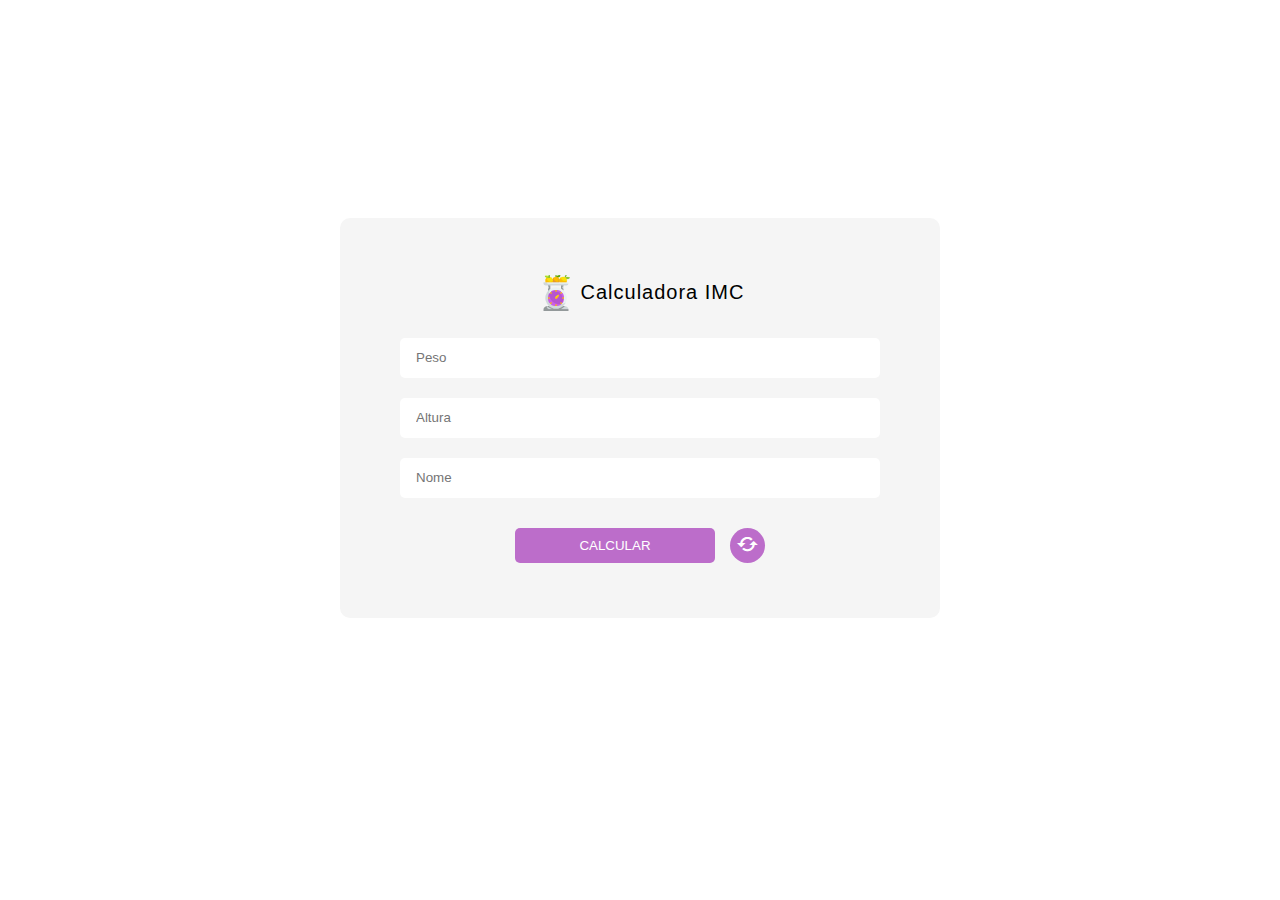
<file: Calculadora IMC/index.html>
<!DOCTYPE html>
<html lang="pt-BR">
<head>
    <meta charset="UTF-8">
    <meta name="viewport" content="width=device-width, initial-scale=1.0">
    <title>Calculadora IMC</title>
    <link rel="stylesheet" href="style.css">
    <link href='https://unpkg.com/boxicons@2.1.4/css/boxicons.min.css' rel='stylesheet'>
</head>
<body>
    <main>
        <section id="inputs">
            <div id="imc">
                <img src="icons8-peso-64.png" alt="Imagem Balança">
                <h1>Calculadora IMC</h1>
            </div>
            <div class="div_inputs">
                <input type="number" id="peso" class="input" autocomplete="off" placeholder="Peso">
            </div>
            <div class="div_inputs">
                <input type="number" id="altura" class="input" autocomplete="off" placeholder="Altura">
            </div>
            <div class="div_inputs">
                <input type="text" id="nome" class="input" autocomplete="off" placeholder="Nome">
            </div>
            <div id="buttons">
                <button id="btn_resultado" onclick="calcular()" value="Calcular">CALCULAR</button>
                <button id="reset" onclick="reset()" value="reset"><i class='bx bx-sm bx-refresh' id="refresh_icon"></i></button>
            </div>
        </section>
        <section id="resultado">
            <h2 id="text">resultado</h2>
            <h3 id="dica">dica</h3>
        </section>
    </main>
    <script src="script.js"></script>
</body>
</html>
</file>
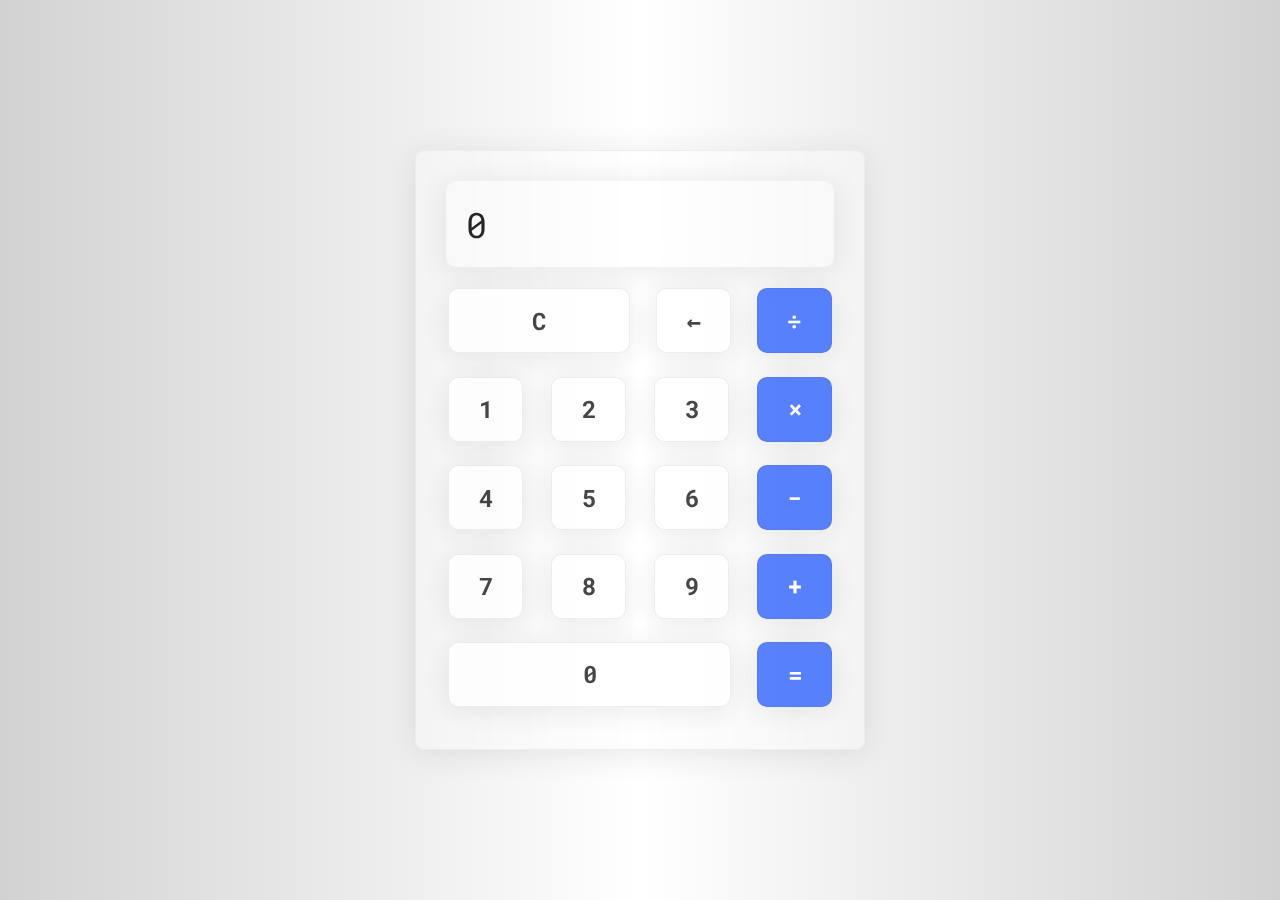
<file: Calculadora/index.html>
<!DOCTYPE html>
<html lang="pt-br">
<head>
    <meta charset="UTF-8">
    <meta http-equiv="X-UA-Compatible" content="IE=edge">
    <meta name="viewport" content="width=device-width, initial-scale=1.0">
    <title>Calculadora</title>
    <link rel="stylesheet" href="style.css">
    <link rel="stylesheet" href="mediaQuery.css">
    <link rel="shortcut icon" href="icons8-calculator-32.png" type="image/x-icon">
</head>
<body>
    <div class="wrapper">
        <section class="screen">
            0
        </section>

        <section class="calc-buttons">
            <div class="calc-button-row">
                <button class="calc-button double"> C </button>
                <button class="calc-button"> &larr; </button> <!--Seta backspace-->
                <button class="calc-button"> &divide; </button> <!--Icone de divisão-->
            </div>

            <div class="calc-button-row">
                <button class="calc-button"> 1 </button>
                <button class="calc-button"> 2 </button>
                <button class="calc-button"> 3 </button>
                <button class="calc-button"> &times; </button> <!--Icone de multiplicação-->
            </div>

            <div class="calc-button-row">
                <button class="calc-button"> 4 </button>
                <button class="calc-button"> 5 </button>
                <button class="calc-button"> 6 </button>
                <button class="calc-button"> &minus; </button> <!--Icone de subtração-->
            </div>

            <div class="calc-button-row">
                <button class="calc-button"> 7 </button>
                <button class="calc-button"> 8 </button>
                <button class="calc-button"> 9 </button>
                <button class="calc-button"> &plus; </button> <!--Icone de adição-->
            </div>

            <div class="calc-button-row">
                <button class="calc-button triple"> 0 </button>
                <button class="calc-button"> &equals; </button> <!--Icone de adição-->
            </div>
        </section>
    </div>
    
<script src="main.js"></script>
</body>
</html>
</file>
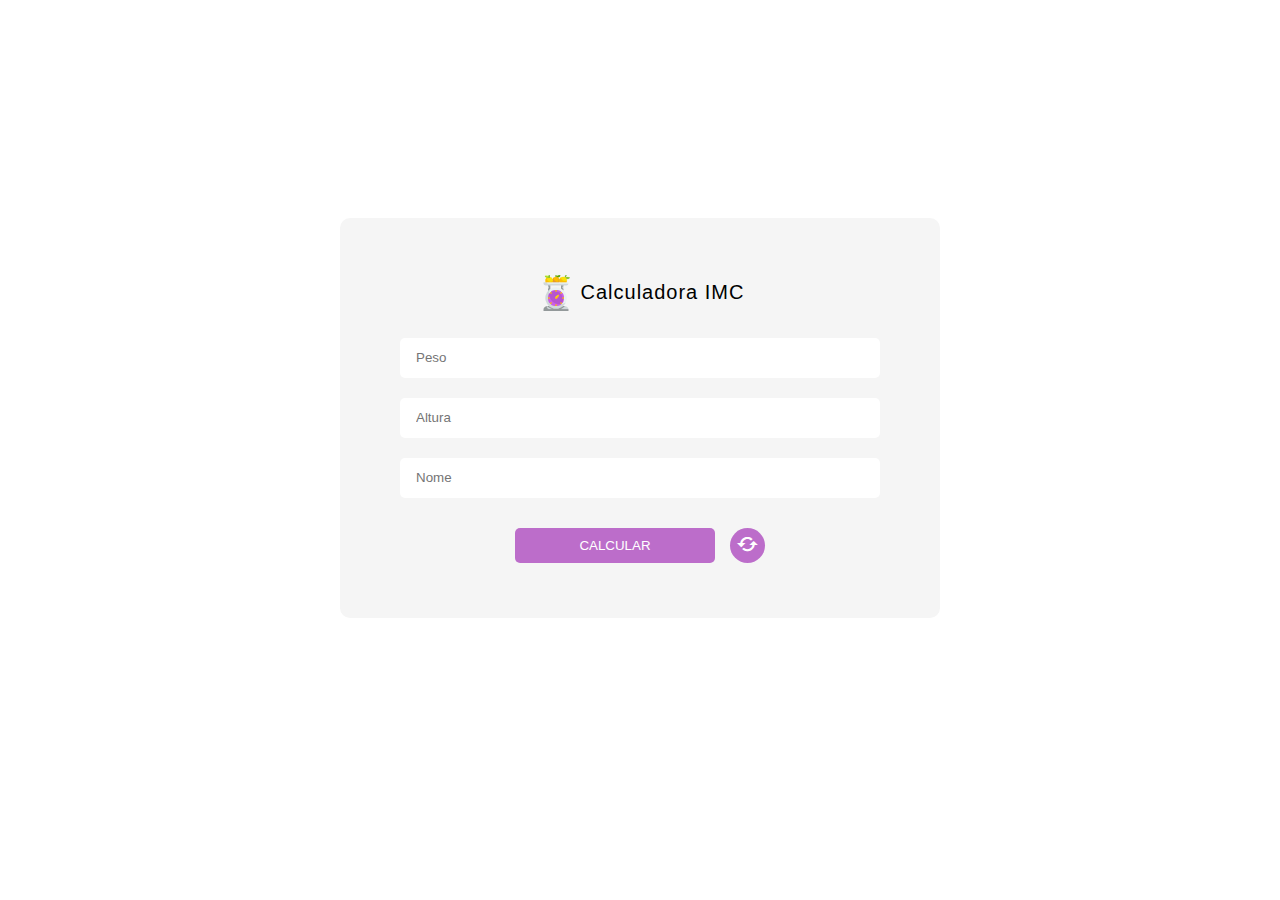
<file: CalculadoraIMC/index.html>
<!DOCTYPE html>
<html lang="pt-BR">
<head>
    <meta charset="UTF-8">
    <meta name="viewport" content="width=device-width, initial-scale=1.0">
    <title>Calculadora IMC</title>
    <link rel="stylesheet" href="style.css">
    <link href='https://unpkg.com/boxicons@2.1.4/css/boxicons.min.css' rel='stylesheet'>
    <link rel="shortcut icon" href="icons8-peso-64.png" type="image/x-icon">
</head>
<body>
    <main>
        <section id="inputs">
            <div id="imc">
                <img src="icons8-peso-64.png" alt="Imagem Balança">
                <h1>Calculadora IMC</h1>
            </div>
            <div class="div_inputs">
                <input type="number" id="peso" class="input" autocomplete="off" placeholder="Peso">
            </div>
            <div class="div_inputs">
                <input type="number" id="altura" class="input" autocomplete="off" placeholder="Altura">
            </div>
            <div class="div_inputs">
                <input type="text" id="nome" class="input" autocomplete="off" placeholder="Nome">
            </div>
            <div id="buttons">
                <button id="btn_resultado" onclick="calcular()" value="Calcular">CALCULAR</button>
                <button id="reset" onclick="reset()" value="reset"><i class='bx bx-sm bx-refresh' id="refresh_icon"></i></button>
            </div>
        </section>
        <section id="resultado">
            <h2 id="text">resultado</h2>
            <h3 id="dica">dica</h3>
        </section>
    </main>
    <script src="script.js"></script>
</body>
</html>
</file>
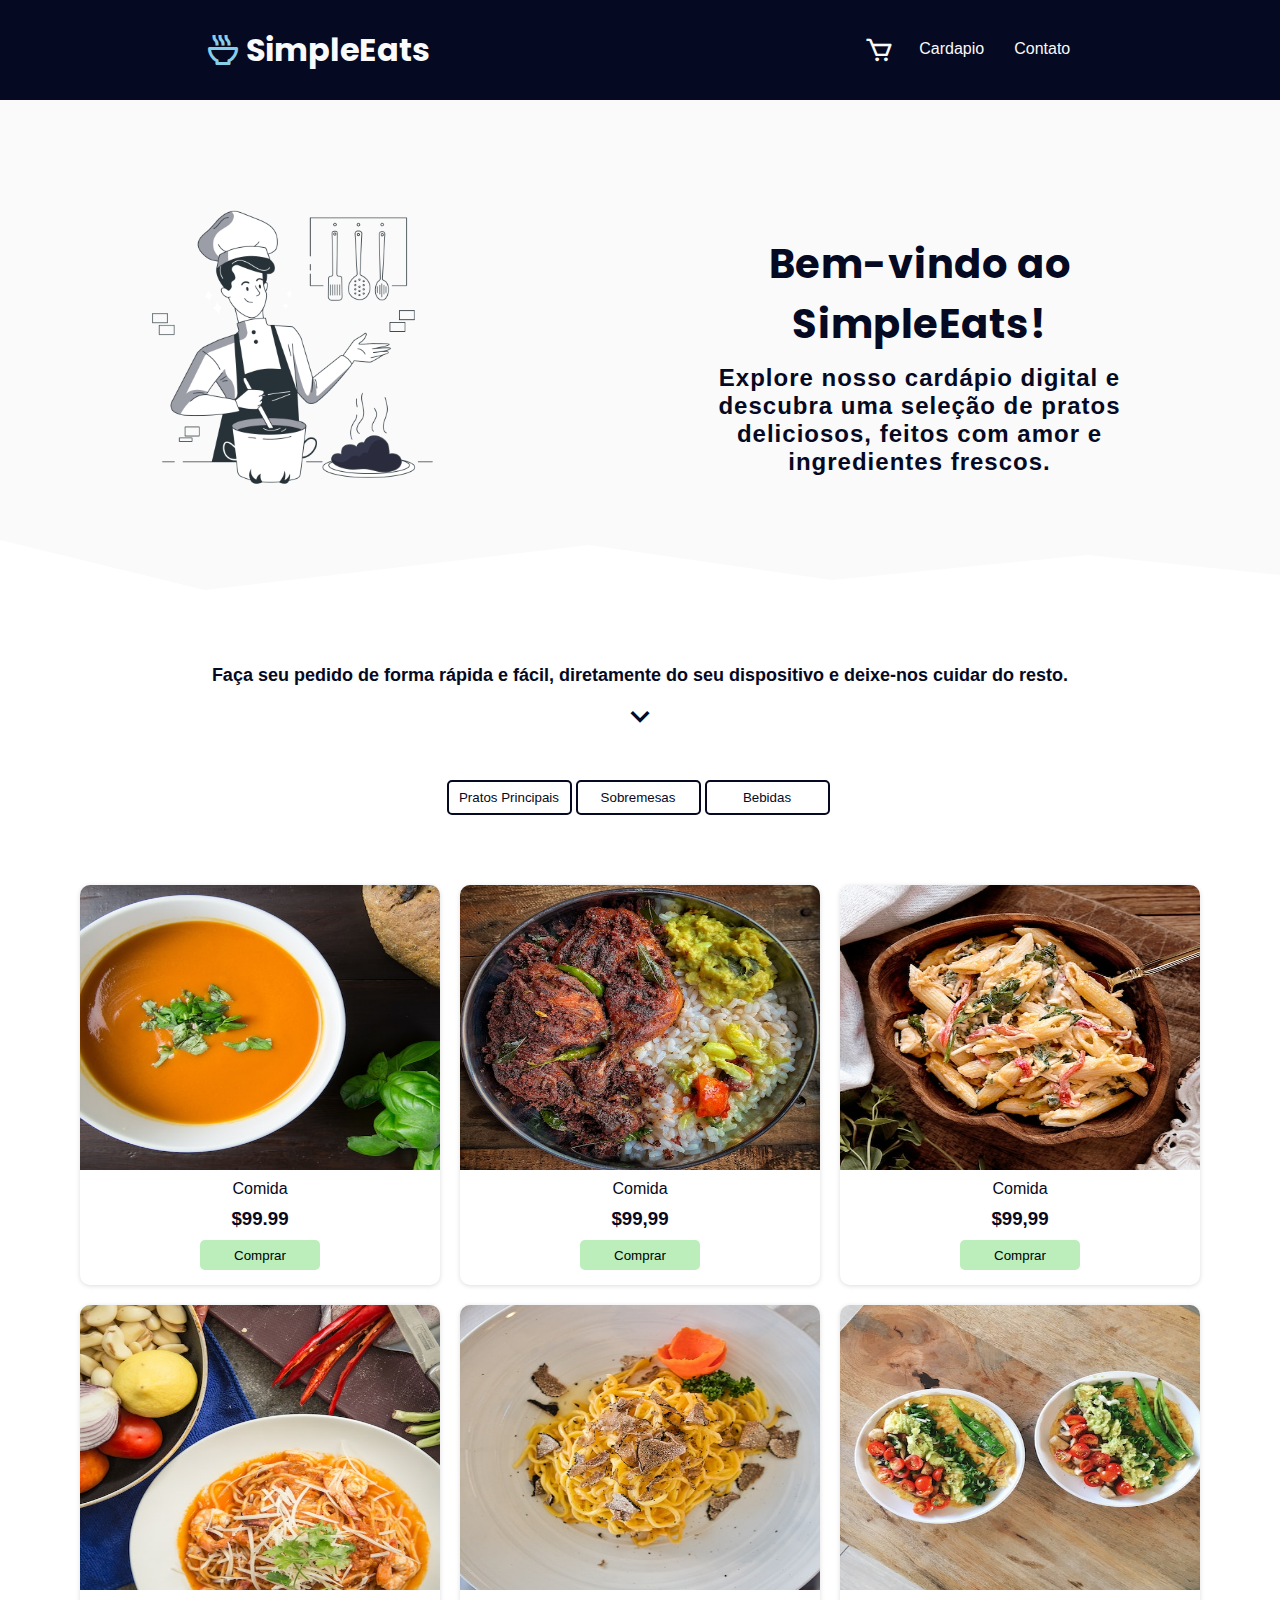
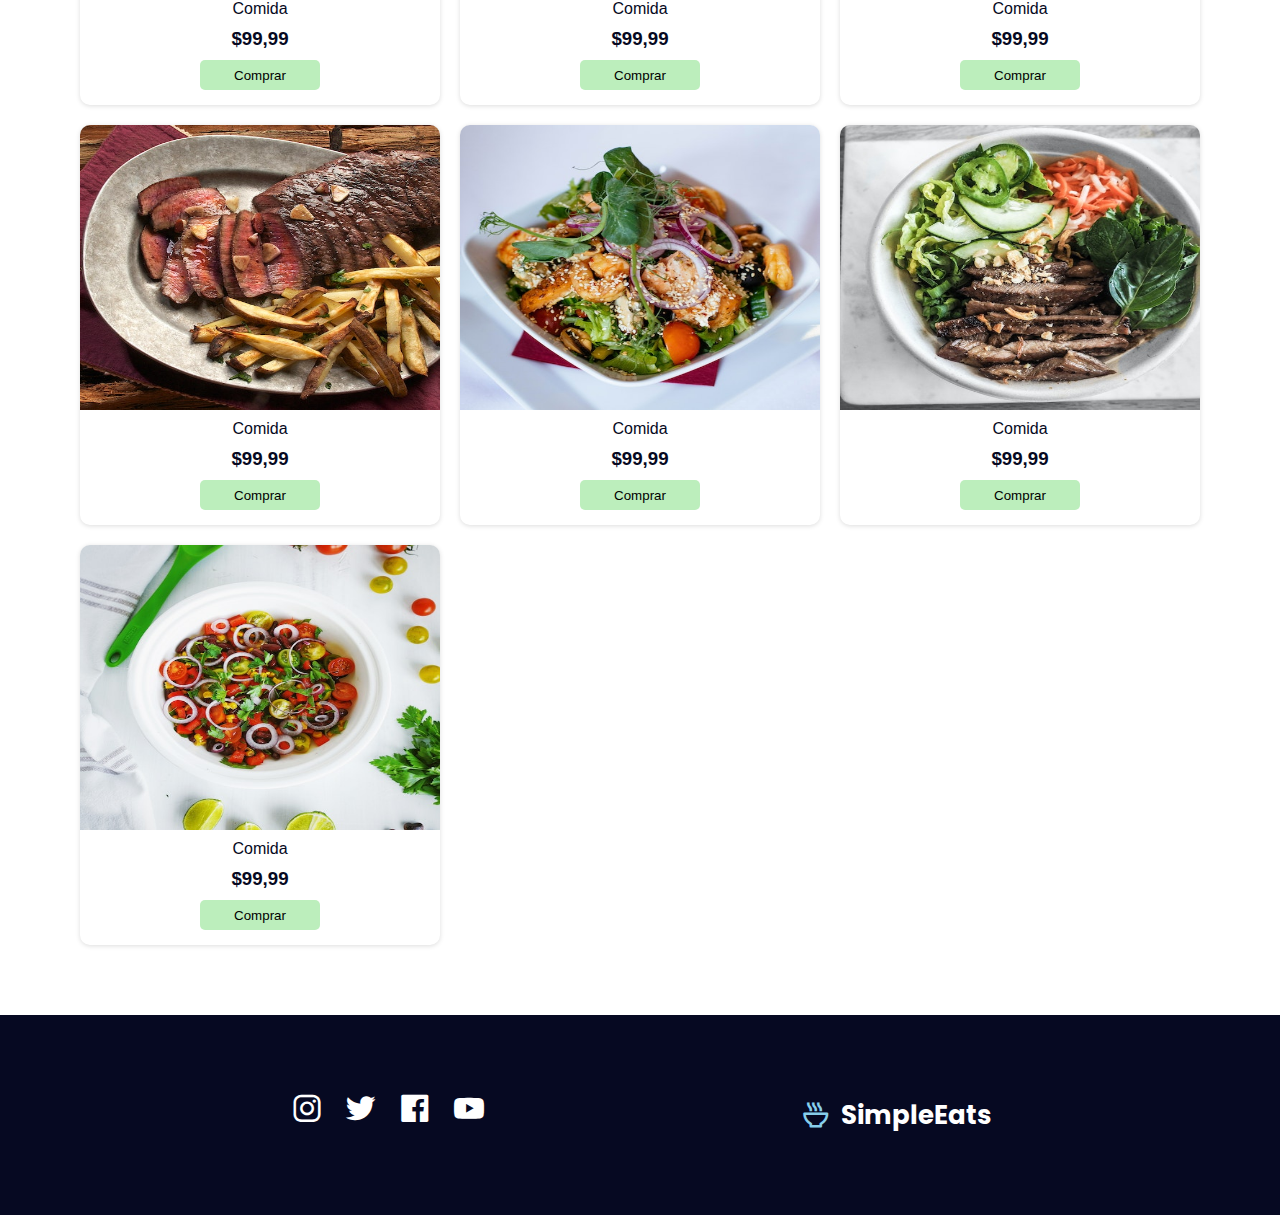
<file: E-Comeerce/index.html>
<html lang="pt-br">
<head>
    <meta charset="UTF-8">
    <meta name="viewport" content="width=device-width, initial-scale=1.0">
    <title>SimpleEats | Cardapio</title>
    <link rel="stylesheet" href="estilos/style.css">
    <script src="script/script.js"></script>
    <link href='https://unpkg.com/boxicons@2.1.4/css/boxicons.min.css' rel='stylesheet'>
    <link rel="preconnect" href="https://fonts.googleapis.com">
<link rel="preconnect" href="https://fonts.gstatic.com" crossorigin>
<link href="https://fonts.googleapis.com/css2?family=Poppins:wght@600&display=swap" rel="stylesheet">
</head>
<body>
    <header>
        <div id="logo_header">
            <i class='bx bx-md bx-bowl-hot' ></i>
            <h1>Simple<span>Eats</span></h1>
        </div>
        <nav>
            <button><i class='bx bx-cart'></i></button>
            <a href="#">Cardapio</a>
            <a href="#">Contato</a>
        </nav>
    </header>
    <main>
       <article id="presentation">
        <div><img src="imagens/Chef-bro.png" alt="Chef"></div>
        <div id="msg_welcome">
            <h1>Bem-vindo ao SimpleEats!</h1>
            <h2>Explore nosso cardápio digital e descubra uma seleção de pratos deliciosos, feitos com amor e ingredientes frescos.</h2>
        </div>
       </article>
        <div id="arrowIcon">
            <h2>Faça seu pedido de forma rápida e fácil, diretamente do seu dispositivo e deixe-nos cuidar do resto.</h2>
            <i class='bx bx-chevron-down'></i>
        </div>
        <div id="menu_cardapio">
            <button class="btn_menu" id="btn_pratosPrincipais">Pratos Principais</button>
            <button class="btn_menu" id="btn_sobremesas">Sobremesas</button>
            <button class="btn_menu" id="btn_bebidas">Bebidas</button>
        </div>
       <article id="cardapio">
        <section id="produto_salgado">
            <div class="card_produtos">
                <img src="imagens/Salgados/Sopa de tomate.jpg" alt="" class="img_produtos">
                <div class="dados_produtos"> 
                    <p>Comida</p>
                    <h3>$99.99</h3>
                    <button class="button_buy">Comprar</button>
                </div>
            </div>
            <div class="card_produtos">
                <img src="imagens/Salgados/Frango Assado.jpg" alt="" class="img_produtos">
                <div class="dados_produtos"> 
                    <p>Comida</p>
                    <h3>$99,99</h3>
                    <button class="button_buy">Comprar</button>
                </div>
            </div>
            <div class="card_produtos">
                <img src="imagens/Salgados/Carbonara.jpg" alt="" class="img_produtos">
                <div class="dados_produtos"> 
                    <p>Comida</p>
                    <h3>$99,99</h3>
                    <button class="button_buy">Comprar</button>
                </div>
            </div>
            <div class="card_produtos">
                <img src="imagens/Salgados/Macarrão com Camarão.jpg" alt="" class="img_produtos">
                <div class="dados_produtos"> 
                    <p>Comida</p>
                    <h3>$99,99</h3>
                    <button class="button_buy">Comprar</button>
                </div>
            </div>
            <div class="card_produtos">
                <img src="imagens/Salgados/Macarrão com Trufas.jpg" alt="" class="img_produtos">
                <div class="dados_produtos"> 
                    <p>Comida</p>
                    <h3>$99,99</h3>
                    <button class="button_buy">Comprar</button>
                </div>
            </div>
            <div class="card_produtos">
                <img src="imagens/Salgados/Panqueca Vegana.jpg" alt="" class="img_produtos">
                <div class="dados_produtos"> 
                    <p>Comida</p>
                    <h3>$99,99</h3>
                    <button class="button_buy">Comprar</button>
                </div>
            </div>
            <div class="card_produtos">
                <img src="imagens/Salgados/Picanha com batata frita.jpg" alt="" class="img_produtos">
                <div class="dados_produtos"> 
                    <p>Comida</p>
                    <h3>$99,99</h3>
                    <button class="button_buy">Comprar</button>
                </div>
            </div>
            <div class="card_produtos">
                <img src="imagens/Salgados/Salada com camarão.jpg" alt="" class="img_produtos">
                <div class="dados_produtos"> 
                    <p>Comida</p>
                    <h3>$99,99</h3>
                    <button class="button_buy">Comprar</button>
                </div>
            </div>
            <div class="card_produtos">
                <img src="imagens/Salgados/Salada com carne.jpg" alt="" class="img_produtos">
                <div class="dados_produtos"> 
                    <p>Comida</p>
                    <h3>$99,99</h3>
                    <button class="button_buy">Comprar</button>
                </div>
            </div>
            <div class="card_produtos">
                <img src="imagens/Salgados/pexels-olena-bohovyk-3323687.jpg" alt="" class="img_produtos">
                <div class="dados_produtos"> 
                    <p>Comida</p>
                    <h3>$99,99</h3>
                    <button class="button_buy">Comprar</button>
                </div>
            </div>
        </section>

        <section id="produto_doce">
            <div class="card_produtos">
                <img src="imagens/Sobremesas/Bolo de Baunilha.jpg" alt="" class="img_produtos">
                <div class="dados_produtos"> 
                    <p>Comida</p>
                    <h3>$99,99</h3>
                    <button class="button_buy">Comprar</button>
                </div>
            </div>
            <div class="card_produtos">
                <img src="imagens/Sobremesas/Brownie com Amendoas.jpg" alt="" class="img_produtos">
                <div class="dados_produtos"> 
                    <p>Comida</p>
                    <h3>$99,99</h3>
                    <button class="button_buy">Comprar</button>
                </div>
            </div>
            <div class="card_produtos">
                <img src="imagens/Sobremesas/Brownie com Doce de Leite.jpg" alt="" class="img_produtos">
                <div class="dados_produtos"> 
                    <p>Comida</p>
                    <h3>$99,99</h3>
                    <button class="button_buy">Comprar</button>
                </div>
            </div>
            <div class="card_produtos">
                <img src="imagens/Sobremesas/Cheesecake com Frutas.jpg" alt="" class="img_produtos">
                <div class="dados_produtos"> 
                    <p>Comida</p>
                    <h3>$99,99</h3>
                    <button class="button_buy">Comprar</button>
                </div>
            </div>
            <div class="card_produtos">
                <img src="imagens/Sobremesas/Macarons.jpg" alt="" class="img_produtos">
                <div class="dados_produtos"> 
                    <p>Comida</p>
                    <h3>$99,99</h3>
                    <button class="button_buy">Comprar</button>
                </div>
            </div>
        </section>

        <section id="produto_bebidas">
            <div class="card_produtos">
                <img src="imagens/Bebidas/smoothie de manga.jpg" alt="" class="img_produtos">
                <div class="dados_produtos"> 
                    <p>Comida</p>
                    <h3>$99,99</h3>
                    <button class="button_buy">Comprar</button>
                </div>
            </div>
            <div class="card_produtos">
                <img src="imagens/Bebidas/smoothie de morango.jpg" alt="" class="img_produtos">
                <div class="dados_produtos"> 
                    <p>Comida</p>
                    <h3>$99,99</h3>
                    <button class="button_buy">Comprar</button>
                </div>
            </div>
            <div class="card_produtos">
                <img src="imagens/Bebidas/Drink Citrico.jpg" alt="" class="img_produtos">
                <div class="dados_produtos"> 
                    <p>Comida</p>
                    <h3>$99,99</h3>
                    <button class="button_buy">Comprar</button>
                </div>
            </div>
            <div class="card_produtos">
                <img src="imagens/Bebidas/Cafe.jpg" alt="" class="img_produtos">
                <div class="dados_produtos"> 
                    <p>Comida</p>
                    <h3>$99,99</h3>
                    <button class="button_buy">Comprar</button>
                </div>
            </div>
            <div class="card_produtos">
                <img src="imagens/Bebidas/Agua.jpg" alt="" class="img_produtos">
                <div class="dados_produtos"> 
                    <p>Comida</p>
                    <h3>$99,99</h3>
                    <button class="button_buy">Comprar</button>
                </div>
            </div>
        </section>
       </article>
    </main>
    <footer>
        <div id="sociais">
            <i class='bx bx-md bxl-instagram'></i>
            <i class='bx bx-md bxl-twitter'></i>
            <i class='bx bx-md bxl-facebook-square'></i>
            <i class='bx bx-md bxl-youtube' style='color:#ffffff' ></i>
        </div>
        <a href="#logo_header">
            <div id="logo_footer">
                <i class='bx bx-md bx-bowl-hot' ></i>
                <h1>Simple<span>Eats</span></h1>
            </div>
        </a>
    </footer>
</body>
</html>
</file>
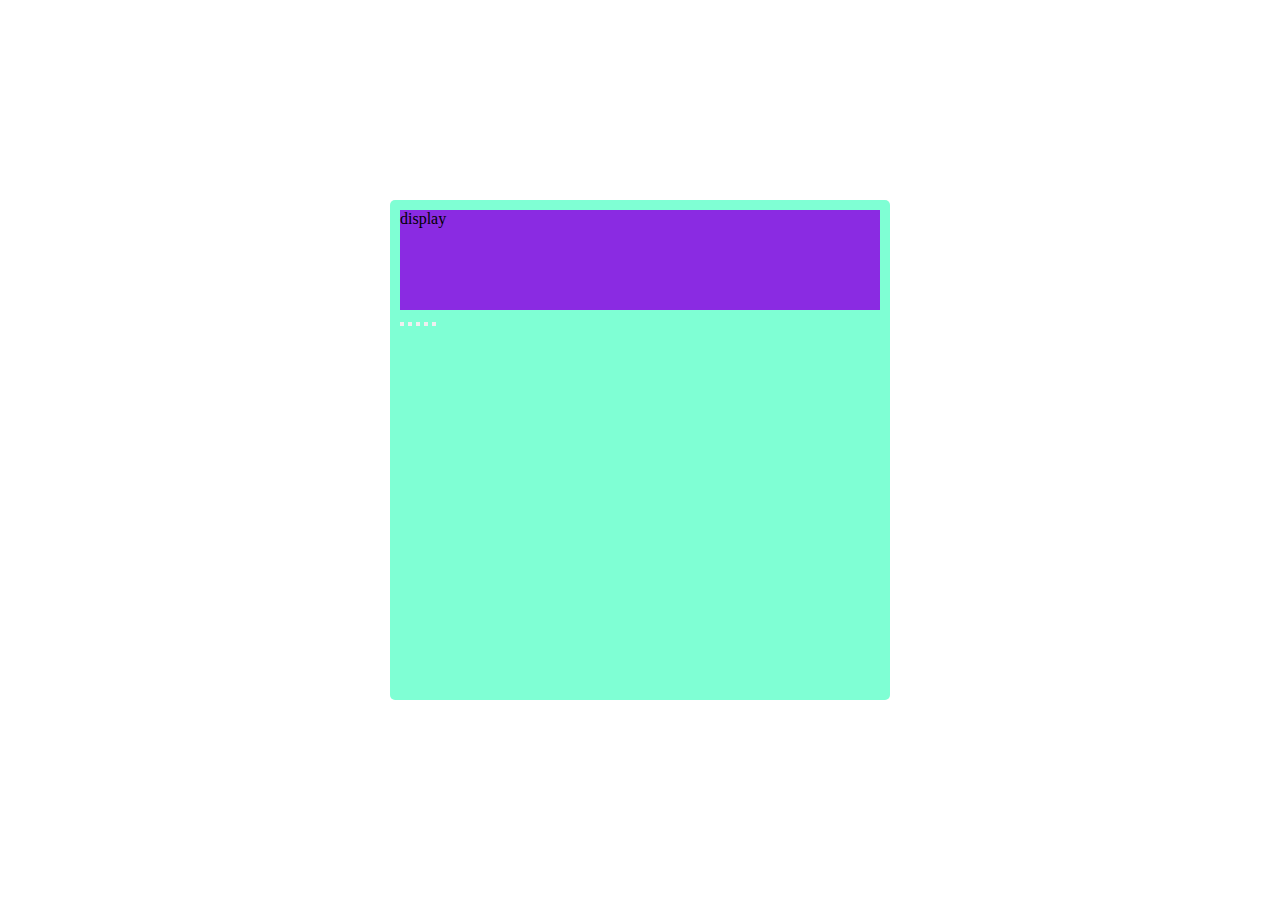
<file: Documentação Topicos/JS Assincrono/Callbacks/index.html>
<!DOCTYPE html>
<html lang="en">
<head>
    <meta charset="UTF-8">
    <meta name="viewport" content="width=device-width, initial-scale=1.0">
    <title>Callbacks</title>
    <link rel="stylesheet" href="style.css">
</head>
<body>
    <main>
        <div id="display">display</div>
        <button id="soma"></button>
        <button id="subtração"></button>
        <button id="multiplicacao"></button>
        <button id="divisao"></button>
        <button id="calcular"></button>
    </main>
    <script src="index.js"></script>
</body>
</html>
</file>
<file: Calculadora IMC/style.css>
@charset "UTF-8";

* {
    padding: 0px;
    margin: 0px;
    text-decoration: none;
    font-family: Arial, Helvetica, sans-serif;
    box-sizing: border-box;
}

main {
    height: 100vh;
    width: 100%;
    display: flex;
    justify-content: center;
    align-items: center;
    flex-direction: column;
    gap: 5px;
}
#imc{
    display: flex;
    align-items: center;
    justify-content: center;
    gap: 5px;
    margin-bottom: 15px;
}
#imc h1{
    font-weight: 500;
    letter-spacing: 1px;
    font-size: 20px;
}
#imc img{
    height: 40px;
    width: 40px;
}
#inputs {
    background-color: #f5f5f5;
    border-radius: 10px;
    width: 90%;
    height: 400px;
    display: flex;
    justify-content: center;
    align-items: center;
    flex-direction: column;
}
.input {
    height: 40px;
    padding: 15px;
    box-sizing: border-box;
    border: solid 1px transparent;
    border-radius: 5px;
    margin: 5px;
    width: 90%;
}
.input:focus{
    border: solid 1px #bc6dca;
    outline: none;
}
input[type=number]::-webkit-inner-spin-button {
    -webkit-appearance: none;
    margin: 0;
  }
.div_inputs {
    display: flex;
    justify-content: center;
    width: 100%;
    margin: 5px;
    box-sizing: border-box;
}
#buttons{
    display: flex;
    align-items: center;
    justify-content: center;
    flex-direction: column;
    width: 100%;
    gap: 15px;
    margin-top: 20px;
}
#btn_resultado { 
    width: 200px;
    height: 35px;
    border-radius: 5px;
    border: none;
    background-color: #bc6dca;
    color: #fff;
    cursor: pointer;
    transition: all .3s ease-in-out;
}
#btn_resultado:hover {
    background-color: #ab63b8;
    transition: all .3s ease-in-out;
}
#resultado {
    width: 90%;
    height: 0px;
    background-color: #f5f5f5;
    display: flex;
    justify-content: center;
    align-items: center;
    flex-direction: column;
    box-sizing: border-box;
    padding: 30px;
    text-align: center;
    border-radius: 5px;
    opacity: 0%;
}
#resultado h2{
    margin: 15px;
    letter-spacing: 1px;
    opacity: 0%;
    font-size: 18px;
    font-weight: 400;
    transition: all .3s ease-in-out;
}
#resultado h3{
    font-size: 14px;
    opacity: 0%;
    font-weight: 400;
    transition: all .3s ease-in-out;
}

#reset{
    background-color: #bc6dca;
    color: #fff;
    height: 35px;
    width: 35px;
    border: none;
    border-radius: 100%;
    cursor: pointer;
    transition: all .3s ease-in-out;
}
#reset:hover{
    background-color: #ab63b8;
    transition: all .3s ease-in-out;
}
@media screen and (min-width: 700px){
    #inputs{
        width: 600px;
        height: 400px;
    }
    #resultado{
        width: 600px;
    }
    .input{
        width: 80%;
    }
    #buttons{
        flex-direction: row;
        gap: 15px;
    }
}

@keyframes rotate {
    0%{
        transform: rotate(0deg);
    }
    100%{
        transform: rotate(-360deg);
    }
}
</file>
<file: Calculadora/style.css>
@charset "UTF-8";


@import url('https://fonts.googleapis.com/css2?family=Roboto+Mono:wght@200&display=swap');


html{
    box-sizing: border-box;
    height: 100%;
}

*,
*::before,
*::after {
    box-sizing: inherit;
    margin: 0px;
    padding: 0px;
} 

body{
    background: linear-gradient(90deg, #d2d2d2 0%, #ffffff 50%, #d2d2d2 100%);
    align-items: center;
    font-family: 'Roboto Mono', monospace;
    display: flex;
    font-display: swap;
    height: inherit;
    justify-content: center;

}

.wrapper {
    backdrop-filter: blur(5.5px);
    -webkit-backdrop-filter: blur(5.5px);
    background: rgba(255, 255, 255, 0.75);
    border: 1px solid #ededed;
    box-shadow: 0 4px 30px rgba(35, 35, 35, 0.1);
    color: #252525;
    backdrop-filter: blur(4px);
    border-radius: 10px;
    -webkit-backdrop-filter: blur(4px);
    background: rgba(255, 255, 255, 0.30);
    width: 90%;
    height: 520px;
    padding: 15px 20px;
}

.screen{
    backdrop-filter: blur(5.5px);
    -webkit-backdrop-filter: blur(5.5px);
    background: rgba(255, 255, 255, 0.01);
    border-radius: 10px;
    box-shadow: 0 4px 30px rgba(35, 35, 35, 0.1);
    color: #252525;
    font-size: 35px;
    overflow: auto;
    padding: 20px;
    text-align: left;
    width: 100%;
}

.calc-button-row {
    display: flex;
    justify-content: space-between;
    margin: 5% 0;
}
.calc-button{
    backdrop-filter: blur(5.5px);
    -webkit-backdrop-filter: blur(5.5px);
    background: rgba(255, 255, 255, 0.75);
    box-shadow: 0 4px 30px rgba(35, 35, 35, 0.1);
    border: 1px solid rgba(35, 35, 35, 0.1);
    border-radius: 10px;
    color: #252525;
    flex-basis: 60px;
    font-family: inherit;
    font-size: 24px;
    height: 60px;
    margin: 2px;
    font-weight: bold;
}

.calc-button:last-child{
    backdrop-filter: blur(5.5px);
    -webkit-backdrop-filter: blur(5.5px);
    background: rgba(255, 255, 255, 0.75);
    box-shadow: 0 4px 30px rgba(35, 35, 35, 0.1);
    border: 1px solid rgba(35, 35, 35, 0.1);
    border-radius: 10px;
    color: black;
    background-color: #0040ffc5;
    color: #fff;
}

.calc-button{
    cursor: pointer;
    opacity: 85%;
    transition: all .3s ease-in-out;
}

.calc-button:active{
    background-color: #0040ff;
}

.double{
    flex-basis: 47%;
}
.triple{
    flex-basis: 73%;
}

::-webkit-scrollbar {
    width: 0px;
 }
</file>
<file: Calculadora/mediaQuery.css>
@media only screen and (min-width: 490px) and (max-width: 768px) {
    .wrapper{
        width: 450px;
        height: 600px;
        padding: 30px 30px;
    }
    .calc-button {
        flex-basis: 75px;
        height: 65px;
    }
    .double{
        flex-basis: 47%;
    }
    .triple{
        flex-basis: 73%;
    }
}


@media only screen and (min-width: 768px) {
    .wrapper{
        width: 450px;
        max-width: 500px;
        height: 600px;
        max-height: 600px;
        padding: 30px 30px;
    }
    .calc-button {
        flex-basis: 75px;
        height: 65px;
    }
    .double{
        flex-basis: 47%;
    }
    .triple{
        flex-basis: 73%;
    }
}
</file>
<file: CalculadoraIMC/style.css>
@charset "UTF-8";

* {
    padding: 0px;
    margin: 0px;
    text-decoration: none;
    font-family: Arial, Helvetica, sans-serif;
    box-sizing: border-box;
}

main {
    height: 100vh;
    width: 100%;
    display: flex;
    justify-content: center;
    align-items: center;
    flex-direction: column;
    gap: 5px;
}
#imc{
    display: flex;
    align-items: center;
    justify-content: center;
    gap: 5px;
    margin-bottom: 15px;
}
#imc h1{
    font-weight: 500;
    letter-spacing: 1px;
    font-size: 20px;
}
#imc img{
    height: 40px;
    width: 40px;
}
#inputs {
    background-color: #f5f5f5;
    border-radius: 10px;
    width: 90%;
    height: 400px;
    display: flex;
    justify-content: center;
    align-items: center;
    flex-direction: column;
}
.input {
    height: 40px;
    padding: 15px;
    box-sizing: border-box;
    border: solid 1px transparent;
    border-radius: 5px;
    margin: 5px;
    width: 90%;
}
.input:focus{
    border: solid 1px #bc6dca;
    outline: none;
}
input[type=number]::-webkit-inner-spin-button {
    -webkit-appearance: none;
    margin: 0;
  }
.div_inputs {
    display: flex;
    justify-content: center;
    width: 100%;
    margin: 5px;
    box-sizing: border-box;
}
#buttons{
    display: flex;
    align-items: center;
    justify-content: center;
    flex-direction: column;
    width: 100%;
    gap: 15px;
    margin-top: 20px;
}
#btn_resultado { 
    width: 200px;
    height: 35px;
    border-radius: 5px;
    border: none;
    background-color: #bc6dca;
    color: #fff;
    cursor: pointer;
    transition: all .3s ease-in-out;
}
#btn_resultado:hover {
    background-color: #ab63b8;
    transition: all .3s ease-in-out;
}
#resultado {
    width: 90%;
    height: 0px;
    background-color: #f5f5f5;
    display: flex;
    justify-content: center;
    align-items: center;
    flex-direction: column;
    box-sizing: border-box;
    padding: 30px;
    text-align: center;
    border-radius: 5px;
    opacity: 0%;
}
#resultado h2{
    margin: 15px;
    letter-spacing: 1px;
    opacity: 0%;
    font-size: 18px;
    font-weight: 400;
    transition: all .3s ease-in-out;
}
#resultado h3{
    font-size: 14px;
    opacity: 0%;
    font-weight: 400;
    transition: all .3s ease-in-out;
}

#reset{
    background-color: #bc6dca;
    color: #fff;
    height: 35px;
    width: 35px;
    border: none;
    border-radius: 100%;
    cursor: pointer;
    transition: all .3s ease-in-out;
}
#reset:hover{
    background-color: #ab63b8;
    transition: all .3s ease-in-out;
}
@media screen and (min-width: 700px){
    #inputs{
        width: 600px;
        height: 400px;
    }
    #resultado{
        width: 600px;
    }
    .input{
        width: 80%;
    }
    #buttons{
        flex-direction: row;
        gap: 15px;
    }
}

@keyframes rotate {
    0%{
        transform: rotate(0deg);
    }
    100%{
        transform: rotate(-360deg);
    }
}
</file>
<file: E-Comeerce/estilos/style.css>
@charset "UTF-8";

:root {
    --font-h1: 'Poppins', sans-serif;
    --font-p:Arial, Helvetica, sans-serif, Geneva, Tahoma, sans-serif, Courier, monospace;
    --color_1: #060922;
    --color_2: #141867;
    --color_3: #fafafa;
    --color_4: #fff;
    --color_5: #87CEEB;
}
* {
    padding: 0px;
    margin: 0px;
    text-decoration: none;
}
body {
    height: 100vh;
    width: 100%;
}

/*CABEÇALHO*/
header {
    background-color: var(--color_1);
    height: 100px;
    color: var(--color_3);
    display: flex;
    justify-content: space-around;
    align-items: center;
}
#logo_header {
    display: flex;
    align-items: center;
    font-family: var(--font-h1);
    width: 250px;
    gap: 5px;
}
#logo_header i {
    color: var(--color_5);
}
nav {
    display: flex;
    justify-content: center;
    gap: 20px;
}
nav a{
    color: var(--color_3);
    font-family: var(--font-p);
    padding: 5px;
}
nav button {
    background-color: transparent;
    border: none;
}
nav i{
    font-size: 30px;
    cursor: pointer;
    color: var(--color_3);
    transition: .3s ease;
}
nav i:hover{
    transition: .3s ease;
    color: var(--color_5);
    transform: translateY(-2px);
}

/*APRESENTAÇÃO*/
#presentation {
    display: flex;
    align-items: center;
    justify-content: space-around;
    background-color: var(--color_3);
    height: 500px;
    width: 100%;
    margin-bottom: 20px;
    clip-path: polygon(61% 0, 100% 0, 100% 95%, 85% 91%, 65% 96%, 46% 89%, 16% 98%, 0 88%, 0 0);
    animation: animaçãodeApresentação 3s infinite ease;
}

#presentation img{
    height: 350px;
}
#msg_welcome {
    display: flex;
    align-items: center;
    justify-content: center;
    flex-direction: column;
    letter-spacing: 1px;
    width: 40%;
    height: 300px;
    color: var(--color_1);
}
#msg_welcome h1{
    text-align: center;
    font-size: 2.5rem;
    font-family: var(--font-h1);
    margin: 10px;
}
#msg_welcome h2 {
    text-align: center;
    font-family: var(--font-p);
}

/*CONTEUDO*/
#arrowIcon {
    display: flex;
    flex-direction: column;
    align-items: center;
    justify-content: center;
    font-family: var(--font-p);
    color: var(--color_1);
    height: 100px;
    font-size: 12px;
    padding: 25px;
    margin-top: 30px;
}
#arrowIcon i{
    margin: 10px;
    font-size: 40px;
    color: var(--color_1);
    animation: arrowDown 1.3s infinite ease-in-out;
}
@keyframes arrowDown {
    0% {
    transform: translateY(0px);
}
    50% {
        transform: translateY(-7px);
    }
    100% {
        transform: translateY(0px);
    }
}
#menu_cardapio {
    display: flex;
    justify-content: center;
}
.btn_menu {
    height: 35px;
    width: 125px;
    background-color: transparent;
    color: var(--color_1);
    border-radius: 5px;
    cursor: pointer;
    font-family: var(--font-p);
    border: var(--color_1) solid 2px;
    margin-right: 4px;
    transition: .25s ease-in-out;
}
.btn_menu:focus{
    background-color: var(--color_1);
    transform: translateY(-3px);
    color: var(--color_4);
}
/*CARDAPIO*/
#cardapio {
    display: flex;
    flex-direction: row;
    flex-wrap: wrap;
    padding: 30px;
    height: auto;
    width: 100%;
    gap: 10px;
    max-width: 1200px;
    margin: 0 auto;
}

#produto_salgado{
    display: flex;
    flex-direction: row;
    flex-wrap: wrap;
    padding: 30px;
    
}
#produto_doce{
    display: none;
    flex-direction: row;
    flex-wrap: wrap;
    padding: 30px;
}
#produto_bebidas{
    display: none;
    flex-direction: row;
    flex-wrap: wrap;
    padding: 30px;
}
 
.img_produtos {
    height: 250px;
    width: 80%;
    border-radius: 5px;
    background-position: center;
}

.card_produtos {
    display: flex;
    flex-direction: column;
    align-items: center;
    height: 400px;
    width: 360px;
    background-color: var(--color_4);
    margin: 10px;
    border-radius: 10px;
    cursor: pointer;
    transition: .3s ease-in-out;
    box-shadow: 0px 1px 5px #ddd;
    color: var(--color_1);
    font-family: var(--font-h1);

}
.card_produtos img{
    height: 285px;
    width: 100%;
    border-radius: 10px 10px 0px 0px;
    background-size: cover;
    margin-bottom: 10px;
}
.card_produtos:hover{
    transform: translateY(-0.5px);
    transition: .3s ease-in-out;
    box-shadow: 0px 5px 15px #ddd;
}
.dados_produtos {
    display: flex;
    justify-content: center;
    align-items: center;
    flex-direction: column;
    gap: 10px;
    color: var(--color_1);
    font-family: var(--font-p);
}

.button_buy {
    width: 120px;
    height: 30px;
    padding: 5px;
    background-color: #bceebc;
    border: none;
    transition: all .2s ease-in-out;
    cursor: pointer;
    border-radius: 5px;
}
.button_buy:hover{
    background-color: #69e569;
    transition: all .2s ease-in-out;
}

footer{
    background-color: var(--color_1);
    height: 200px;
    width: 100%;
    display: flex;
    align-items: center;
    justify-content: space-evenly;
    color: #fff;
}
footer i {
    color: #fff;
    height: 50px;
    width: 50px;
}
#socias{
    width: 100%;
    display: flex;
    align-items: center;
    justify-content: center;
    gap: 15px;
}
#logo_footer {
    display: flex;
    flex-direction: colum;
    align-items: center;
    font-family: var(--font-h1);
    font-size: 13px;
    color: #fff;
}
#logo_footer i{
    font-size: 30px !important;
    color: var(--color_5);
    display: flex;
    align-items: center;
    justify-content: center;
}

::-webkit-scrollbar {
   width: 0px;
}
</file>
<file: Documentação Topicos/JS Assincrono/Callbacks/style.css>
*{
    padding: 0px;
    margin: 0px;
    font-family: 'Times New Roman', Times, serif;
    box-sizing: border-box;
}

body{
    height: 100vh;
    width: 100%;
    display: grid;
    place-items: center;
}

main{
    background-color: aquamarine;
    height: 500px;
    width: 500px;
    padding: 10px;
    border-radius: 5px;
}

#display{
    background-color: blueviolet;
    height: 100px;
}
</file>
